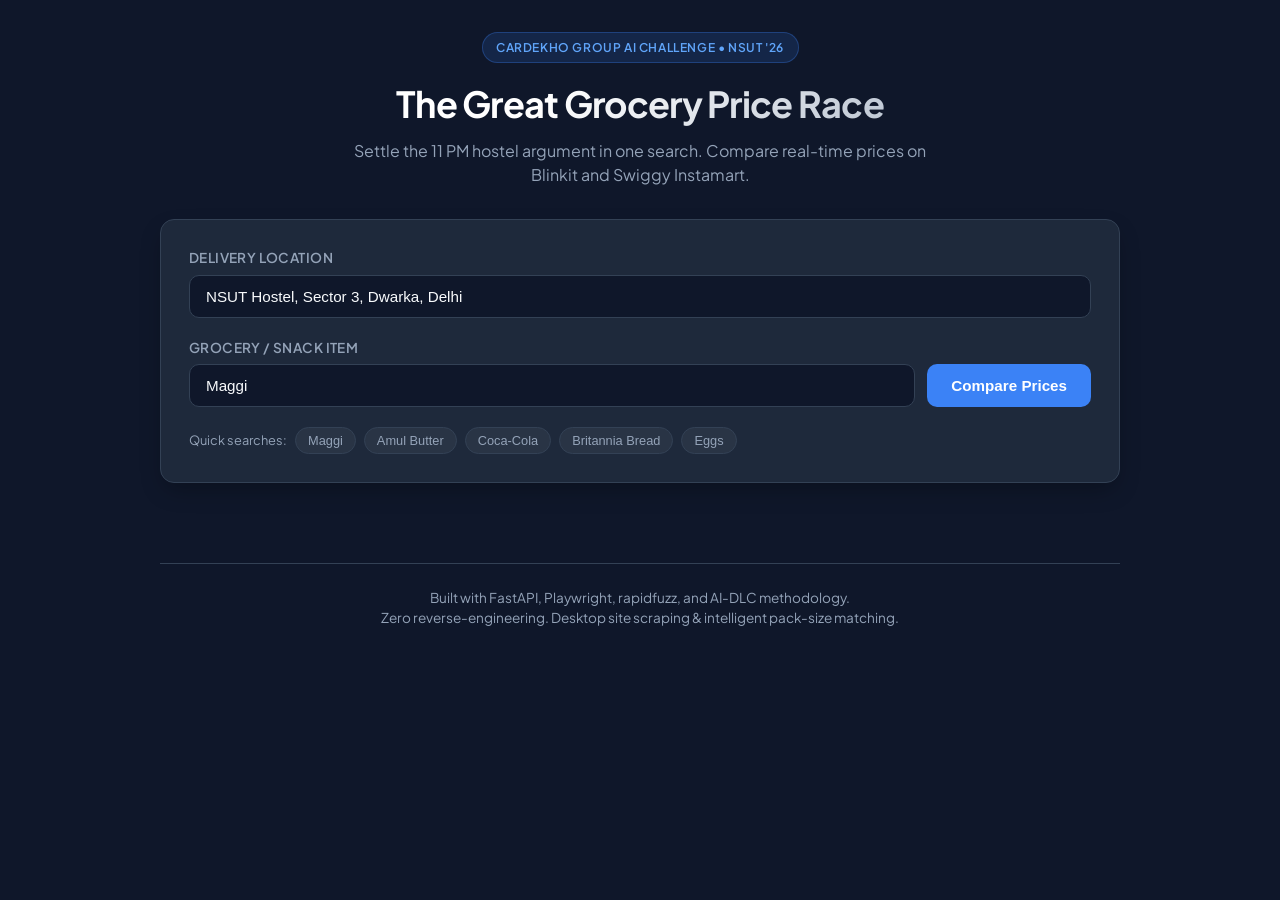
<file: public/index.html>
<!DOCTYPE html>
<html lang="en">
<head>
  <meta charset="UTF-8" />
  <meta name="viewport" content="width=device-width, initial-scale=1.0" />
  <title>Grocery Price Race — Blinkit vs Instamart</title>
  <link rel="stylesheet" href="styles.css" />
  <link rel="preconnect" href="https://fonts.googleapis.com">
  <link rel="preconnect" href="https://fonts.gstatic.com" crossorigin>
  <link href="https://fonts.googleapis.com/css2?family=Plus+Jakarta+Sans:wght@400;500;600;700&display=swap" rel="stylesheet">
</head>
<body>
  <div class="app-container">
    <header class="header">
      <div class="badge">CarDekho Group AI Challenge • NSUT '26</div>
      <h1>The Great Grocery Price Race</h1>
      <p class="subtitle">Settle the 11 PM hostel argument in one search. Compare real-time prices on Blinkit and Swiggy Instamart.</p>
    </header>

    <section class="search-card">
      <form id="search-form">
        <div class="input-group">
          <label for="location-input">Delivery Location</label>
          <input 
            id="location-input" 
            type="text" 
            placeholder="e.g. NSUT Boys Hostel Block A, Dwarka, Delhi" 
            value="NSUT Hostel, Sector 3, Dwarka, Delhi" 
            required 
          />
        </div>

        <div class="input-group">
          <label for="query-input">Grocery / Snack Item</label>
          <div class="search-box">
            <input 
              id="query-input" 
              type="text" 
              placeholder="e.g. Maggi, Amul Butter, Coca Cola, Bread" 
              value="Maggi" 
              required 
            />
            <button type="submit" id="search-btn">
              <span class="btn-text">Compare Prices</span>
              <span class="spinner" id="btn-spinner"></span>
            </button>
          </div>
        </div>

        <div class="quick-pills">
          <span class="pill-label">Quick searches:</span>
          <button type="button" class="pill" data-query="Maggi">Maggi</button>
          <button type="button" class="pill" data-query="Amul Butter">Amul Butter</button>
          <button type="button" class="pill" data-query="Coca-Cola 750ml">Coca-Cola</button>
          <button type="button" class="pill" data-query="Britannia Bread">Britannia Bread</button>
          <button type="button" class="pill" data-query="Eggs">Eggs</button>
        </div>
      </form>
    </section>

    <section class="status-section">
      <div id="status-box" class="status-box hidden">
        <p id="status-text"></p>
      </div>
    </section>

    <main id="results-container" class="results-container">
      <!-- Paired comparison cards rendered via JS -->
    </main>

    <footer class="footer">
      <p>Built with FastAPI, Playwright, rapidfuzz, and AI-DLC methodology.</p>
      <p>Zero reverse-engineering. Desktop site scraping & intelligent pack-size matching.</p>
    </footer>
  </div>

  <script src="app.js"></script>
</body>
</html>
</file>
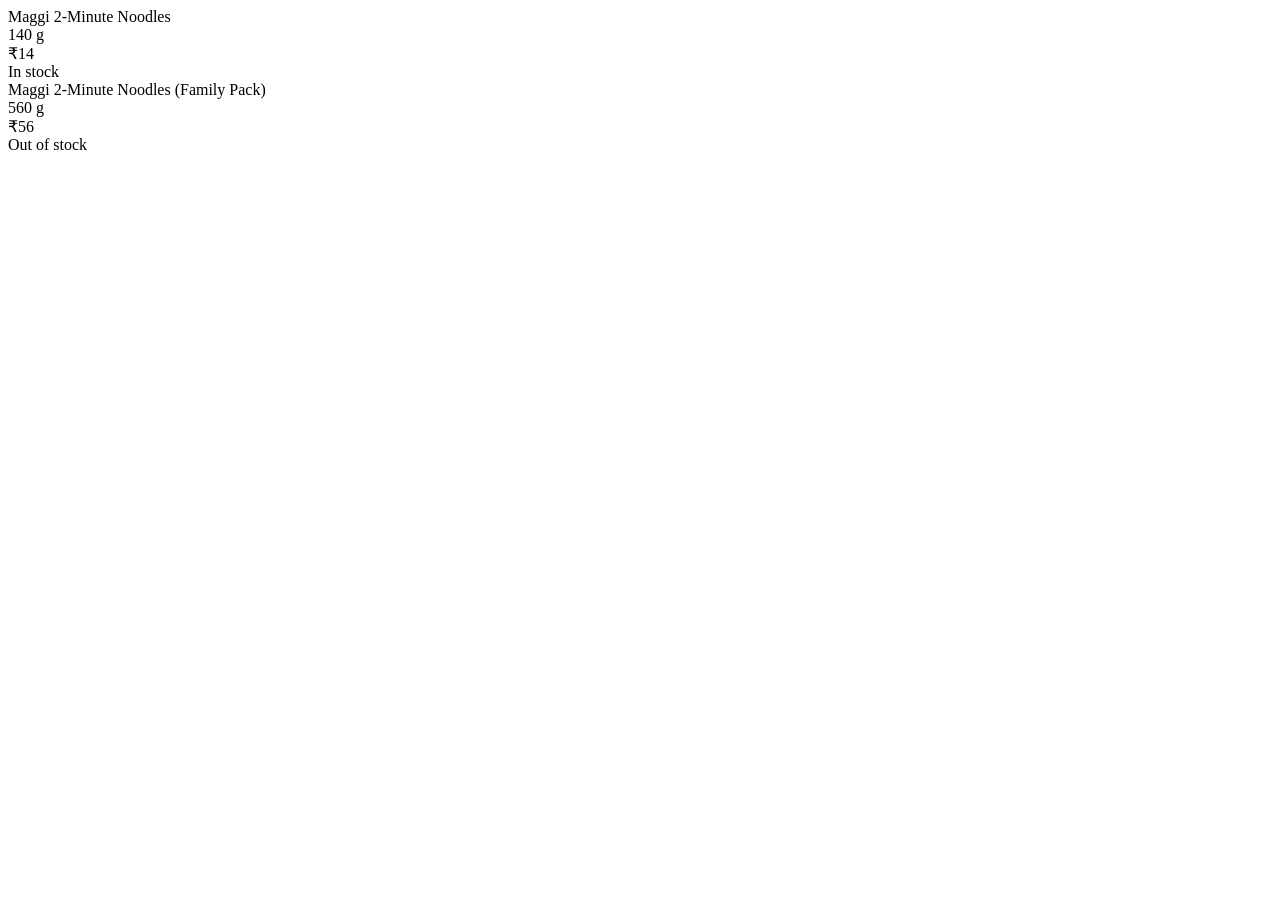
<file: fixtures/blinkit_search_maggi.html>
<html>
  <body>
    <div class="ProductCard">
      <div class="ProductCard__name">Maggi 2-Minute Noodles</div>
      <div class="ProductCard__quantity">140 g</div>
      <div class="ProductCard__price">₹14</div>
      <div class="ProductCard__stock">In stock</div>
    </div>
    <div class="ProductCard">
      <div class="ProductCard__name">Maggi 2-Minute Noodles (Family Pack)</div>
      <div class="ProductCard__quantity">560 g</div>
      <div class="ProductCard__price">₹56</div>
      <div class="ProductCard__stock">Out of stock</div>
    </div>
  </body>
</html>
</file>
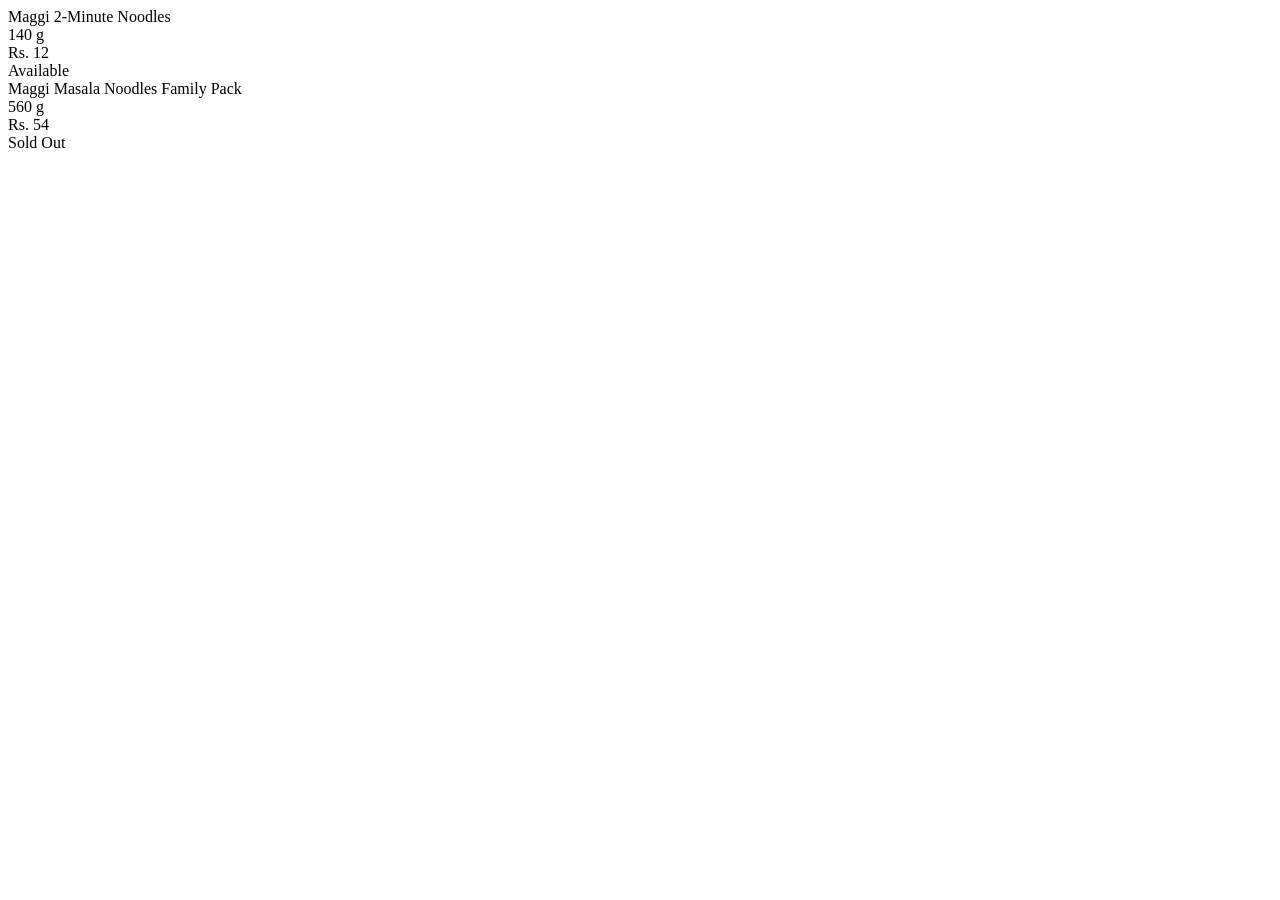
<file: fixtures/instamart_search_maggi.html>
<html>
  <body>
    <div class="item-widget-container">
      <div class="item-name">Maggi 2-Minute Noodles</div>
      <div class="item-quantity">140 g</div>
      <div class="item-price">Rs. 12</div>
      <div class="item-availability">Available</div>
    </div>
    <div class="item-widget-container">
      <div class="item-name">Maggi Masala Noodles Family Pack</div>
      <div class="item-quantity">560 g</div>
      <div class="item-price">Rs. 54</div>
      <div class="item-availability">Sold Out</div>
    </div>
  </body>
</html>
</file>
<file: public/styles.css>
:root {
  --bg: #0f172a;
  --surface: #1e293b;
  --surface-border: #334155;
  --text-primary: #f8fafc;
  --text-secondary: #94a3b8;
  --accent-blinkit: #f7cb15;
  --accent-blinkit-text: #713f12;
  --accent-instamart: #fc8019;
  --accent-instamart-text: #ffffff;
  --winner-bg: rgba(34, 197, 94, 0.12);
  --winner-border: #22c55e;
  --winner-text: #4ade80;
  --tie-border: #38bdf8;
  --primary-btn: #3b82f6;
  --primary-btn-hover: #2563eb;
  --radius-lg: 14px;
  --radius-md: 10px;
  --radius-sm: 6px;
}

* {
  box-sizing: border-box;
  margin: 0;
  padding: 0;
}

body {
  font-family: 'Plus Jakarta Sans', -apple-system, BlinkMacSystemFont, 'Segoe UI', Roboto, sans-serif;
  background-color: var(--bg);
  color: var(--text-primary);
  line-height: 1.5;
  min-height: 100vh;
  padding: 2rem 1rem;
}

.app-container {
  max-width: 960px;
  margin: 0 auto;
}

.header {
  text-align: center;
  margin-bottom: 2rem;
}

.badge {
  display: inline-block;
  font-size: 0.75rem;
  font-weight: 600;
  letter-spacing: 0.05em;
  text-transform: uppercase;
  background: rgba(59, 130, 246, 0.15);
  color: #60a5fa;
  border: 1px solid rgba(59, 130, 246, 0.3);
  padding: 0.35rem 0.85rem;
  border-radius: 9999px;
  margin-bottom: 0.85rem;
}

.header h1 {
  font-size: 2.25rem;
  font-weight: 700;
  letter-spacing: -0.02em;
  margin-bottom: 0.5rem;
  background: linear-gradient(135deg, #ffffff 40%, #94a3b8 100%);
  -webkit-background-clip: text;
  -webkit-text-fill-color: transparent;
}

.subtitle {
  color: var(--text-secondary);
  font-size: 1rem;
  max-width: 600px;
  margin: 0 auto;
}

.search-card {
  background: var(--surface);
  border: 1px solid var(--surface-border);
  border-radius: var(--radius-lg);
  padding: 1.75rem;
  box-shadow: 0 10px 25px -5px rgba(0, 0, 0, 0.3);
  margin-bottom: 2rem;
}

.input-group {
  margin-bottom: 1.25rem;
}

.input-group label {
  display: block;
  font-size: 0.85rem;
  font-weight: 600;
  color: var(--text-secondary);
  margin-bottom: 0.4rem;
  text-transform: uppercase;
  letter-spacing: 0.03em;
}

.input-group input {
  width: 100%;
  padding: 0.75rem 1rem;
  font-size: 0.95rem;
  border-radius: var(--radius-md);
  border: 1px solid var(--surface-border);
  background: #0f172a;
  color: var(--text-primary);
  outline: none;
  transition: border-color 0.2s ease, box-shadow 0.2s ease;
}

.input-group input:focus {
  border-color: var(--primary-btn);
  box-shadow: 0 0 0 3px rgba(59, 130, 246, 0.25);
}

.search-box {
  display: flex;
  gap: 0.75rem;
}

.search-box input {
  flex: 1;
}

button[type="submit"] {
  display: inline-flex;
  align-items: center;
  justify-content: center;
  gap: 0.5rem;
  background: var(--primary-btn);
  color: white;
  border: none;
  border-radius: var(--radius-md);
  padding: 0 1.5rem;
  font-weight: 600;
  font-size: 0.95rem;
  cursor: pointer;
  transition: background-color 0.2s ease, transform 0.1s ease;
  min-width: 160px;
}

button[type="submit"]:hover {
  background: var(--primary-btn-hover);
}

button[type="submit"]:active {
  transform: scale(0.98);
}

.quick-pills {
  display: flex;
  flex-wrap: wrap;
  align-items: center;
  gap: 0.5rem;
  margin-top: 1rem;
}

.pill-label {
  font-size: 0.8rem;
  color: var(--text-secondary);
}

.pill {
  background: rgba(255, 255, 255, 0.05);
  border: 1px solid var(--surface-border);
  color: var(--text-secondary);
  font-size: 0.8rem;
  padding: 0.3rem 0.75rem;
  border-radius: 9999px;
  cursor: pointer;
  transition: all 0.15s ease;
}

.pill:hover {
  background: rgba(255, 255, 255, 0.1);
  color: var(--text-primary);
  border-color: #64748b;
}

.status-box {
  background: rgba(30, 41, 59, 0.7);
  border: 1px solid var(--surface-border);
  padding: 0.9rem 1.2rem;
  border-radius: var(--radius-md);
  margin-bottom: 1.5rem;
  text-align: center;
  font-size: 0.95rem;
  color: #cbd5e1;
}

.status-box.hidden {
  display: none;
}

.status-box.loading {
  border-color: #3b82f6;
  color: #93c5fd;
}

.status-box.error {
  border-color: #ef4444;
  color: #fca5a5;
  background: rgba(239, 68, 68, 0.1);
}

.results-container {
  display: flex;
  flex-direction: column;
  gap: 1.25rem;
}

.result-card {
  background: var(--surface);
  border: 1px solid var(--surface-border);
  border-radius: var(--radius-lg);
  padding: 1.25rem;
  display: grid;
  grid-template-columns: 1fr 1fr;
  gap: 1.25rem;
  position: relative;
}

@media (max-width: 640px) {
  .result-card {
    grid-template-columns: 1fr;
  }
  .search-box {
    flex-direction: column;
  }
}

.listing-column {
  border: 1px solid var(--surface-border);
  border-radius: var(--radius-md);
  padding: 1.25rem;
  background: #0f172a;
  display: flex;
  flex-direction: column;
  justify-content: space-between;
  position: relative;
}

.listing-column.is-winner {
  border-color: var(--winner-border);
  background: var(--winner-bg);
  box-shadow: 0 0 15px rgba(34, 197, 94, 0.1);
}

.platform-tag {
  display: inline-flex;
  align-items: center;
  gap: 0.4rem;
  font-size: 0.75rem;
  font-weight: 700;
  text-transform: uppercase;
  padding: 0.25rem 0.65rem;
  border-radius: 4px;
  width: fit-content;
  margin-bottom: 0.75rem;
}

.platform-tag.blinkit {
  background: var(--accent-blinkit);
  color: var(--accent-blinkit-text);
}

.platform-tag.instamart {
  background: var(--accent-instamart);
  color: var(--accent-instamart-text);
}

.savings-badge {
  position: absolute;
  top: 1rem;
  right: 1rem;
  background: var(--winner-border);
  color: #064e3b;
  font-weight: 700;
  font-size: 0.75rem;
  padding: 0.25rem 0.5rem;
  border-radius: 4px;
  letter-spacing: 0.02em;
}

.item-title {
  font-size: 1.05rem;
  font-weight: 600;
  color: var(--text-primary);
  margin-bottom: 0.35rem;
}

.item-quantity {
  font-size: 0.85rem;
  color: var(--text-secondary);
  margin-bottom: 0.75rem;
}

.price-row {
  display: flex;
  align-items: baseline;
  gap: 0.5rem;
  margin-top: auto;
  padding-top: 0.75rem;
}

.item-price {
  font-size: 1.5rem;
  font-weight: 700;
  color: #f8fafc;
}

.is-winner .item-price {
  color: var(--winner-text);
}

.stock-tag {
  font-size: 0.75rem;
  font-weight: 600;
  margin-left: auto;
  padding: 0.2rem 0.5rem;
  border-radius: 4px;
}

.stock-tag.in-stock {
  background: rgba(34, 197, 94, 0.15);
  color: #4ade80;
}

.stock-tag.out-of-stock {
  background: rgba(239, 68, 68, 0.15);
  color: #f87171;
}

.no-listing {
  text-align: center;
  color: #64748b;
  padding: 2rem 1rem;
  display: flex;
  flex-direction: column;
  align-items: center;
  justify-content: center;
  height: 100%;
}

.no-listing p {
  font-size: 0.9rem;
  font-style: italic;
}

.footer {
  text-align: center;
  margin-top: 3rem;
  padding-top: 1.5rem;
  border-top: 1px solid var(--surface-border);
  color: var(--text-secondary);
  font-size: 0.85rem;
}

.spinner {
  display: none;
  width: 16px;
  height: 16px;
  border: 2px solid rgba(255, 255, 255, 0.3);
  border-radius: 50%;
  border-top-color: white;
  animation: spin 0.8s linear infinite;
}

@keyframes spin {
  to { transform: rotate(360deg); }
}

.loading .spinner {
  display: inline-block;
}

.loading .btn-text {
  display: none;
}
</file>
